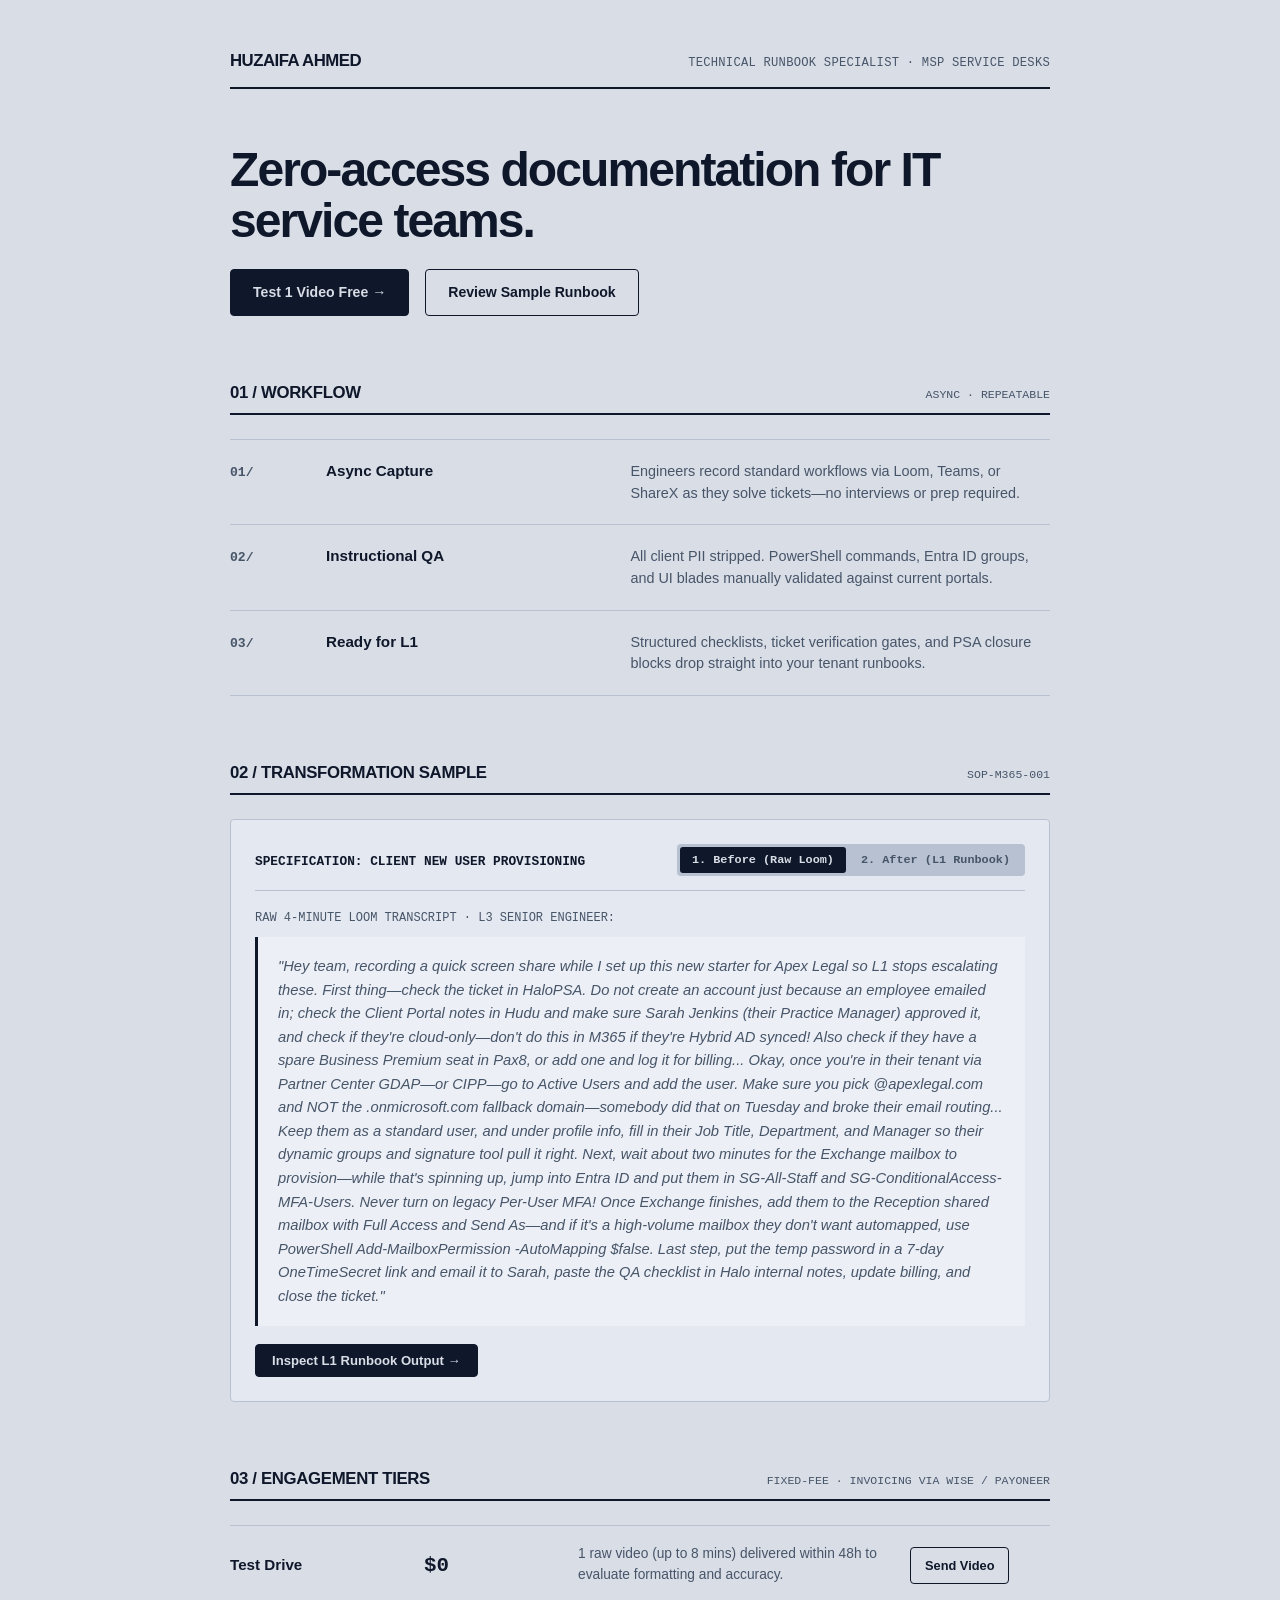
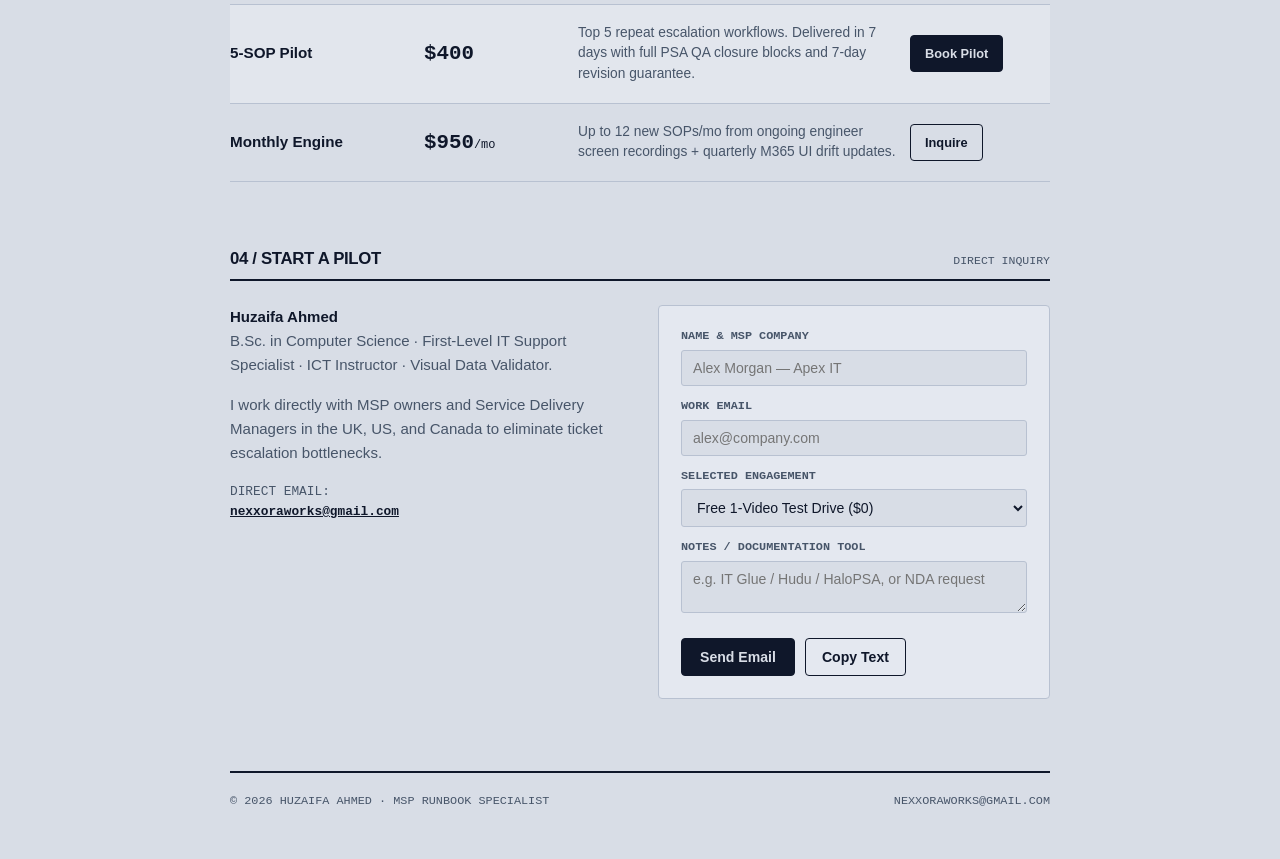
<file: index.html>
﻿<!DOCTYPE html>
<html lang="en">
<head>
  <meta charset="UTF-8" />
  <meta name="viewport" content="width=device-width, initial-scale=1.0" />
  <title>Huzaifa Ahmed — MSP Runbooks &amp; L1 Documentation</title>
  <meta name="description" content="Turn senior engineer Looms into clean, PII-sanitized L1 helpdesk runbooks. Zero tenant access required." />
  <link rel="stylesheet" href="styles.css" />
</head>
<body>
  <div class="wrap">
    
    <header>
      <div class="logo">HUZAIFA AHMED</div>
      <div class="tag">TECHNICAL RUNBOOK SPECIALIST &middot; MSP SERVICE DESKS</div>
    </header>

    <!-- HERO -->
    <div class="hero">
      
      <h1>Zero-access documentation for IT service teams.</h1>

      <div class="hero-actions">
        <a href="#contact" class="btn">Test 1 Video Free &rarr;</a>
        <a href="#sample" class="btn btn-secondary">Review Sample Runbook</a>
      </div>


    </div>

    <!-- HOW IT WORKS -->
    <div class="sec-head">
      <div class="sec-title">01 / Workflow</div>
      <div class="sec-tag">ASYNC &middot; REPEATABLE</div>
    </div>

    <div class="rule-table">
      <div class="row">
        <div class="row-num">01/</div>
        <div class="row-title">Async Capture</div>
        <div class="row-desc">Engineers record standard workflows via Loom, Teams, or ShareX as they solve tickets—no interviews or prep required.</div>
      </div>
      <div class="row">
        <div class="row-num">02/</div>
        <div class="row-title">Instructional QA</div>
        <div class="row-desc">All client PII stripped. PowerShell commands, Entra ID groups, and UI blades manually validated against current portals.</div>
      </div>
      <div class="row">
        <div class="row-num">03/</div>
        <div class="row-title">Ready for L1</div>
        <div class="row-desc">Structured checklists, ticket verification gates, and PSA closure blocks drop straight into your tenant runbooks.</div>
      </div>
    </div>

    <!-- SAMPLE (STARTS ON BEFORE, DETAILS IN AFTER) -->
    <div class="sec-head" id="sample">
      <div class="sec-title">02 / Transformation Sample</div>
      <div class="sec-tag">SOP-M365-001</div>
    </div>

    <div class="spec-box">
      <div class="spec-header">
        <div>
          <span style="font-family:var(--mono);font-size:0.8rem;font-weight:700;">SPECIFICATION: CLIENT NEW USER PROVISIONING</span>
        </div>
        <div class="tabs">
          <button class="tab-btn active" id="btn-before" onclick="setSample('before', this)">1. Before (Raw Loom)</button>
          <button class="tab-btn" id="btn-after" onclick="setSample('after', this)">2. After (L1 Runbook)</button>
        </div>
      </div>

      <!-- BEFORE PANE (DEFAULT ACTIVE) -->
      <div id="pane-before" class="pane active">
        <p style="font-family:var(--mono);font-size:0.75rem;color:var(--muted);margin-bottom:10px;">
          RAW 4-MINUTE LOOM TRANSCRIPT &middot; L3 SENIOR ENGINEER:
        </p>
        <div class="quote-box">
          "Hey team, recording a quick screen share while I set up this new starter for Apex Legal so L1 stops escalating these. First thing—check the ticket in HaloPSA. Do not create an account just because an employee emailed in; check the Client Portal notes in Hudu and make sure Sarah Jenkins (their Practice Manager) approved it, and check if they're cloud-only—don't do this in M365 if they're Hybrid AD synced! Also check if they have a spare Business Premium seat in Pax8, or add one and log it for billing... Okay, once you're in their tenant via Partner Center GDAP—or CIPP—go to Active Users and add the user. Make sure you pick @apexlegal.com and NOT the .onmicrosoft.com fallback domain—somebody did that on Tuesday and broke their email routing... Keep them as a standard user, and under profile info, fill in their Job Title, Department, and Manager so their dynamic groups and signature tool pull it right. Next, wait about two minutes for the Exchange mailbox to provision—while that's spinning up, jump into Entra ID and put them in SG-All-Staff and SG-ConditionalAccess-MFA-Users. Never turn on legacy Per-User MFA! Once Exchange finishes, add them to the Reception shared mailbox with Full Access and Send As—and if it's a high-volume mailbox they don't want automapped, use PowerShell Add-MailboxPermission -AutoMapping $false. Last step, put the temp password in a 7-day OneTimeSecret link and email it to Sarah, paste the QA checklist in Halo internal notes, update billing, and close the ticket."
        </div>
        <button type="button" class="btn" style="padding:8px 16px;font-size:0.82rem;" onclick="document.getElementById('btn-after').click()">
          Inspect L1 Runbook Output &rarr;
        </button>
      </div>

      <!-- AFTER PANE (EXPANDED DETAIL) -->
      <div id="pane-after" class="pane">
        <div class="sop-meta-grid">
          <div><span>Document ID</span><strong>SOP-M365-001</strong></div>
          <div><span>Target Role</span><strong>Tier 1 Helpdesk</strong></div>
          <div><span>GDAP Access</span><strong>User, Exchange, Groups Admin</strong></div>
          <div><span>Platforms</span><strong>HaloPSA, M365, Entra ID, CIPP</strong></div>
        </div>

        <div class="sop-section">
          <div class="sop-section-title"><span class="tag">01</span> Pre-Flight Checklist (Stop &amp; Verify in PSA First)</div>
          <ul class="sop-list">
            <li><strong>Authorized PoC Approval:</strong> Confirm written approval on the HaloPSA ticket from the client's designated PoC listed in the Hudu Client Portal.</li>
            <li><strong>Directory Sync Check:</strong> Confirm tenant is Cloud-Only. <em>If Hybrid AD synced, STOP and route to on-prem AD onboarding SOP.</em></li>
            <li><strong>License Seat Check:</strong> Audit available <em>M365 Business Premium</em> seats in Pax8/M365. If <code>0</code>, procure 1 seat and log to ticket billing.</li>
          </ul>
        </div>

        <div class="sop-section">
          <div class="sop-section-title"><span class="tag">02</span> Step-by-Step Execution (PII Sanitized)</div>
          <div class="sop-steps">
            <div class="step-item">
              <strong>Step 2.1 — User Provisioning &amp; Directory Attributes (M365 Admin Center)</strong>
              <ol>
                <li>Open client tenant via <strong>Partner Center (GDAP)</strong> or <strong>CIPP</strong> &rarr; <strong>Users</strong> &rarr; <strong>Active users</strong> &rarr; <strong>Add a user</strong>.</li>
                <li>Enter First/Last Name and ensure primary domain <code>@[Client_Primary_Domain]</code> is selected.</li>
                <li>Assign <strong>Microsoft 365 Business Premium</strong>, assign role as <strong>Standard User</strong>, and populate <strong>Job Title, Department, and Manager</strong>.</li>
              </ol>
              <div class="warn-callout">
                <strong>CRITICAL QA:</strong> Never leave domain dropdown on <code>.onmicrosoft.com</code>—breaks external mail routing and UPN identity.
              </div>
            </div>

            <div class="step-item">
              <strong>Step 2.2 — Enforce Conditional Access MFA (Microsoft Entra ID)</strong>
              <ol>
                <li>While Exchange Online provisions the mailbox (~2 mins), open <strong>Microsoft Entra Admin Center</strong> &rarr; <strong>Users</strong> &rarr; Select user &rarr; <strong>Groups</strong>.</li>
                <li>Add user to <code>SG-All-Staff</code> and <code>SG-ConditionalAccess-MFA-Users</code>. <em>Never enable legacy Per-User MFA.</em></li>
              </ol>
            </div>

            <div class="step-item">
              <strong>Step 2.3 — Exchange Shared Mailbox Delegation (After 2-Min Provisioning)</strong>
              <ol>
                <li>Confirm the user's Exchange Online mailbox is active, then grant <strong>Full Access</strong> and <strong>Send As</strong> on the requested shared mailbox (e.g., <code>[Shared_Mailbox]</code>).</li>
                <li>For high-volume mailboxes where Outlook automapping must be suppressed, run:</li>
              </ol>
              <div class="code-box">Add-MailboxPermission -Identity "shared@[Client_Primary_Domain]" -User "newuser@[Client_Primary_Domain]" -AccessRights FullAccess -AutoMapping $false
Add-RecipientPermission -Identity "shared@[Client_Primary_Domain]" -Trustee "newuser@[Client_Primary_Domain]" -AccessRights SendAs -Confirm:$false</div>
            </div>

            <div class="step-item">
              <strong>Step 2.4 — Encrypted Credential Delivery</strong>
              <ol>
                <li>Generate an expiring 7-day <strong>OneTimeSecret</strong> link containing the temporary password.</li>
                <li>Email the onboarding details + link to the <strong>Authorized PoC</strong> (never send passwords in plain-text ticket replies).</li>
              </ol>
            </div>
          </div>
        </div>

        <div class="sop-section">
          <div class="sop-section-title"><span class="tag">03</span> PSA Ticket Closure Verification Block</div>
          <div class="code-box">=== [QA VERIFICATION: SOP-M365-001] ===
1. Authorized PoC Verified: [YES] (Approved by: [Authorized_PoC])
2. Primary Domain Confirmed (Not .onmicrosoft.com): [YES]
3. CSP/Pax8 Seat Added &amp; Logged for Billing: [N/A - Spare | YES - +1 Seat]
4. Profile Attributes (Title, Dept, Manager) Populated: [YES]
5. Added to Conditional Access MFA Group (No Legacy MFA): [YES]
6. Shared Mailboxes Configured (AutoMapping Verified): [YES / N/A]
7. Password Sent via Expiring OneTimeSecret Link: [YES]
=======================================</div>
        </div>
      </div>
    </div>

    <!-- PRICING TABLE -->
    <div class="sec-head">
      <div class="sec-title">03 / Engagement Tiers</div>
      <div class="sec-tag">FIXED-FEE &middot; INVOICING VIA WISE / PAYONEER</div>
    </div>

    <div class="pricing-table">
      <div class="p-row">
        <div class="p-name">Test Drive</div>
        <div class="p-cost">$0</div>
        <div class="p-desc">1 raw video (up to 8 mins) delivered within 48h to evaluate formatting and accuracy.</div>
        <div><a href="#contact" class="btn btn-secondary" style="padding:8px 14px;font-size:0.8rem;" onclick="setTier('Free 1-Video Test Drive ($0)')">Send Video</a></div>
      </div>
      <div class="p-row" style="background:rgba(255,255,255,0.25);">
        <div class="p-name">5-SOP Pilot</div>
        <div class="p-cost">$400</div>
        <div class="p-desc">Top 5 repeat escalation workflows. Delivered in 7 days with full PSA QA closure blocks and 7-day revision guarantee.</div>
        <div><a href="#contact" class="btn" style="padding:8px 14px;font-size:0.8rem;" onclick="setTier('$400 Paid Pilot (5 SOPs)')">Book Pilot</a></div>
      </div>
      <div class="p-row">
        <div class="p-name">Monthly Engine</div>
        <div class="p-cost">$950<span style="font-size:0.75rem;font-weight:normal;">/mo</span></div>
        <div class="p-desc">Up to 12 new SOPs/mo from ongoing engineer screen recordings + quarterly M365 UI drift updates.</div>
        <div><a href="#contact" class="btn btn-secondary" style="padding:8px 14px;font-size:0.8rem;" onclick="setTier('$950/mo Retainer')">Inquire</a></div>
      </div>
    </div>

    <!-- CONTACT -->
    <div class="sec-head" id="contact">
      <div class="sec-title">04 / Start a Pilot</div>
      <div class="sec-tag">DIRECT INQUIRY</div>
    </div>

    <div class="contact-container">
      <div class="contact-info">
        <p>
          <strong>Huzaifa Ahmed</strong><br />
          B.Sc. in Computer Science &middot; First-Level IT Support Specialist &middot; ICT Instructor &middot; Visual Data Validator.
        </p>
        <p>
          I work directly with MSP owners and Service Delivery Managers in the UK, US, and Canada to eliminate ticket escalation bottlenecks.
        </p>
        <p style="font-family:var(--mono);font-size:0.8rem;">
          DIRECT EMAIL:<br />
          <a href="mailto:nexxoraworks@gmail.com" style="color:var(--text);font-weight:700;text-decoration:underline;">nexxoraworks@gmail.com</a>
        </p>
      </div>

      <form onsubmit="handleForm(event)">
        <div>
          <label for="name">Name &amp; MSP Company</label>
          <input id="name" type="text" placeholder="Alex Morgan — Apex IT" required />
        </div>
        <div>
          <label for="email">Work Email</label>
          <input id="email" type="email" placeholder="alex@company.com" required />
        </div>
        <div>
          <label for="tier">Selected Engagement</label>
          <select id="tier">
            <option value="Free 1-Video Test Drive ($0)">Free 1-Video Test Drive ($0)</option>
            <option value="$400 Paid Pilot (5 SOPs)">$400 Paid Pilot (5 SOPs)</option>
            <option value="$950/mo Retainer">$950/mo Retainer</option>
          </select>
        </div>
        <div>
          <label for="notes">Notes / Documentation Tool</label>
          <textarea id="notes" rows="2" placeholder="e.g. IT Glue / Hudu / HaloPSA, or NDA request"></textarea>
        </div>
        <div class="form-btn-row">
          <button type="submit" class="btn" style="padding:10px 18px;">Send Email</button>
          <button type="button" class="btn btn-secondary" style="padding:10px 16px;" onclick="copyForm()">Copy Text</button>
        </div>
        <div id="copy-status" class="copy-status">Copied to clipboard. Paste into your email or LinkedIn.</div>
      </form>
    </div>

    <!-- FOOTER -->
    <footer>
      <div>&copy; 2026 HUZAIFA AHMED &middot; MSP RUNBOOK SPECIALIST</div>
      <div>NEXXORAWORKS@GMAIL.COM</div>
    </footer>

  </div>

  <script>
    function setSample(mode, btn) {
      document.querySelectorAll('.tab-btn').forEach(b => b.classList.remove('active'));
      document.querySelectorAll('.pane').forEach(p => p.classList.remove('active'));
      btn.classList.add('active');
      document.getElementById('pane-' + mode).classList.add('active');
    }

    function setTier(val) {
      document.getElementById('tier').value = val;
    }

    function composePayload() {
      const name = document.getElementById('name').value.trim() || '[Name / MSP]';
      const email = document.getElementById('email').value.trim() || '[Email]';
      const tier = document.getElementById('tier').value;
      const notes = document.getElementById('notes').value.trim() || 'None';
      return {
        subject: `MSP Runbook Inquiry: ${tier} — ${name}`,
        body: `Hi Huzaifa,\n\nName / MSP: ${name}\nEmail: ${email}\nOption: ${tier}\nNotes: ${notes}`
      };
    }

    function handleForm(e) {
      e.preventDefault();
      const p = composePayload();
      window.location.href = `mailto:nexxoraworks@gmail.com?subject=${encodeURIComponent(p.subject)}&body=${encodeURIComponent(p.body)}`;
    }

    function copyForm() {
      const p = composePayload();
      navigator.clipboard.writeText(`${p.subject}\n\n${p.body}`).then(() => {
        const el = document.getElementById('copy-status');
        el.style.display = 'block';
        setTimeout(() => { el.style.display = 'none'; }, 3000);
      });
    }
  </script>
</body>
</html>
</file>
<file: styles.css>
﻿:root {
  --bg: #d8dde6;
  --card: #e4e8f0;
  --card-hover: #ebf0f7;
  --border: #b8c1d1;
  --border-dark: #0f172a;
  --text: #0f172a;
  --muted: #475569;
  --accent: #1e3a8a;
  --accent-soft: rgba(30, 58, 138, 0.08);
  --sans: -apple-system, BlinkMacSystemFont, "Segoe UI", Roboto, sans-serif;
  --mono: ui-monospace, SFMono-Regular, Menlo, Monaco, Consolas, monospace;
  --ease: cubic-bezier(0.22, 1, 0.36, 1);
}

* { box-sizing: border-box; margin: 0; padding: 0; }
html { scroll-behavior: smooth; }
body {
  background: var(--bg);
  color: var(--text);
  font-family: var(--sans);
  line-height: 1.5;
  padding: 48px 24px;
  -webkit-font-smoothing: antialiased;
}

a { color: inherit; text-decoration: none; }

.wrap {
  max-width: 820px;
  margin: 0 auto;
}

/* Header */
header {
  display: flex;
  justify-content: space-between;
  align-items: baseline;
  border-bottom: 2px solid var(--border-dark);
  padding-bottom: 14px;
  margin-bottom: 56px;
  flex-wrap: wrap;
  gap: 12px;
}

.logo {
  font-size: 1.05rem;
  font-weight: 800;
  letter-spacing: -0.03em;
}

.tag {
  font-family: var(--mono);
  font-size: 0.76rem;
  color: var(--muted);
  letter-spacing: 0.02em;
}

/* Hero */
.hero {
  margin-bottom: 56px;
}

.kicker {
  font-family: var(--mono);
  font-size: 0.75rem;
  font-weight: 700;
  color: var(--muted);
  text-transform: uppercase;
  letter-spacing: 0.06em;
  margin-bottom: 14px;
}

h1 {
  font-size: clamp(2.2rem, 4.4vw, 3rem);
  font-weight: 800;
  letter-spacing: -0.04em;
  line-height: 1.06;
  margin-bottom: 22px;
  color: var(--text);
}

.lead {
  font-size: 1.15rem;
  color: var(--muted);
  max-width: 640px;
  margin-bottom: 30px;
  line-height: 1.55;
}

.hero-actions {
  display: flex;
  align-items: center;
  gap: 16px;
  flex-wrap: wrap;
  margin-bottom: 24px;
}

.btn {
  display: inline-block;
  background: var(--text);
  color: var(--bg);
  padding: 12px 22px;
  font-weight: 700;
  font-size: 0.88rem;
  text-decoration: none;
  border-radius: 4px;
  border: 1px solid var(--text);
  cursor: pointer;
  transition: background 0.18s ease, color 0.18s ease, transform 0.18s var(--ease);
}

.btn:hover {
  background: #1e293b;
  transform: translateY(-1px);
}

.btn-secondary {
  background: transparent;
  color: var(--text);
  border-color: var(--border-dark);
}

.btn-secondary:hover {
  background: var(--card);
}

.security-strip {
  display: flex;
  flex-wrap: wrap;
  gap: 16px;
  font-family: var(--mono);
  font-size: 0.75rem;
  color: var(--muted);
}

.security-strip span { display: inline-flex; align-items: center; gap: 6px; }

/* Section Headings */
.sec-head {
  display: flex;
  justify-content: space-between;
  align-items: baseline;
  border-bottom: 2px solid var(--border-dark);
  padding-bottom: 8px;
  margin: 64px 0 24px;
}

.sec-title {
  font-size: 1.05rem;
  font-weight: 800;
  letter-spacing: -0.02em;
  text-transform: uppercase;
}

.sec-tag {
  font-family: var(--mono);
  font-size: 0.72rem;
  color: var(--muted);
}

/* Editorial Table (How it works) */
.rule-table {
  width: 100%;
  border-top: 1px solid var(--border);
  border-bottom: 1px solid var(--border);
  margin-bottom: 20px;
}

.row {
  display: grid;
  grid-template-columns: 80px 1.1fr 1.6fr;
  padding: 20px 0;
  border-bottom: 1px solid var(--border);
  align-items: baseline;
  gap: 16px;
}

.row:last-child { border-bottom: none; }
.row-num { font-family: var(--mono); font-size: 0.82rem; font-weight: 700; color: var(--muted); }
.row-title { font-weight: 700; font-size: 0.95rem; }
.row-desc { font-size: 0.9rem; color: var(--muted); }

/* Sample Box */
.spec-box {
  border: 1px solid var(--border);
  background: var(--card);
  border-radius: 4px;
  padding: 24px;
  margin-top: 20px;
}

.spec-header {
  display: flex;
  justify-content: space-between;
  align-items: center;
  flex-wrap: wrap;
  gap: 12px;
  border-bottom: 1px solid var(--border);
  padding-bottom: 14px;
  margin-bottom: 18px;
}

.tabs {
  display: inline-flex;
  background: var(--border);
  padding: 3px;
  border-radius: 4px;
  gap: 3px;
}

.tab-btn {
  font-family: var(--mono);
  font-size: 0.74rem;
  font-weight: 700;
  background: none;
  border: none;
  padding: 6px 12px;
  border-radius: 3px;
  color: var(--muted);
  cursor: pointer;
  transition: background 0.15s ease, color 0.15s ease;
}

.tab-btn.active {
  background: var(--text);
  color: var(--bg);
}

.pane { display: none; }
.pane.active { display: block; }

.quote-box {
  font-size: 0.92rem;
  color: var(--muted);
  border-left: 3px solid var(--border-dark);
  background: rgba(255, 255, 255, 0.3);
  padding: 18px 20px;
  font-style: italic;
  line-height: 1.6;
  margin-bottom: 18px;
}

/* Detailed After Runbook */
.sop-meta-grid {
  display: grid;
  grid-template-columns: repeat(4, 1fr);
  gap: 10px;
  background: var(--bg);
  border: 1px solid var(--border);
  padding: 10px 14px;
  margin-bottom: 18px;
  font-size: 0.78rem;
}

.sop-meta-grid span { display: block; font-family: var(--mono); font-size: 0.68rem; color: var(--muted); text-transform: uppercase; }
.sop-meta-grid strong { color: var(--text); font-weight: 700; }

.sop-section {
  margin-bottom: 18px;
}

.sop-section-title {
  font-size: 0.88rem;
  font-weight: 700;
  text-transform: uppercase;
  letter-spacing: 0.02em;
  margin-bottom: 8px;
  display: flex;
  align-items: center;
  gap: 8px;
}

.sop-section-title span.tag {
  background: var(--border);
  padding: 2px 6px;
  border-radius: 3px;
  color: var(--text);
}

.sop-list {
  list-style: none;
  display: grid;
  gap: 6px;
  font-size: 0.88rem;
  color: #334155;
}

.sop-list li::before {
  content: "[x] ";
  font-family: var(--mono);
  font-weight: 700;
  color: var(--text);
}

.sop-steps {
  display: grid;
  gap: 10px;
}

.step-item {
  background: rgba(255, 255, 255, 0.4);
  border: 1px solid var(--border);
  padding: 12px 14px;
  border-radius: 4px;
  font-size: 0.86rem;
}

.step-item strong { display: block; margin-bottom: 4px; color: var(--text); }
.step-item ol { padding-left: 18px; display: grid; gap: 4px; color: #334155; }

.warn-callout {
  margin-top: 6px;
  padding: 6px 10px;
  border-left: 3px solid #b45309;
  background: rgba(245, 158, 11, 0.12);
  font-size: 0.8rem;
  color: #78350f;
}

.code-box {
  font-family: var(--mono);
  font-size: 0.76rem;
  background: #0f172a;
  color: #e2e8f0;
  padding: 12px 14px;
  border-radius: 4px;
  overflow-x: auto;
  line-height: 1.5;
  margin-top: 8px;
}

/* Pricing Table */
.pricing-table {
  width: 100%;
  border-top: 1px solid var(--border);
  border-bottom: 1px solid var(--border);
  margin-bottom: 24px;
}

.p-row {
  display: grid;
  grid-template-columns: 180px 140px 1fr 140px;
  padding: 18px 0;
  border-bottom: 1px solid var(--border);
  align-items: center;
  gap: 14px;
}

.p-row:last-child { border-bottom: none; }
.p-name { font-weight: 700; font-size: 0.95rem; }
.p-cost { font-size: 1.3rem; font-weight: 800; font-family: var(--mono); }
.p-desc { font-size: 0.86rem; color: var(--muted); }

/* Contact Form */
.contact-container {
  display: grid;
  grid-template-columns: 1fr 1fr;
  gap: 36px;
  margin-top: 24px;
  align-items: start;
}

.contact-info p {
  font-size: 0.94rem;
  color: var(--muted);
  margin-bottom: 16px;
  line-height: 1.6;
}

.contact-info strong { color: var(--text); }

form {
  display: grid;
  gap: 12px;
  background: var(--card);
  border: 1px solid var(--border);
  padding: 22px;
  border-radius: 4px;
}

label {
  display: block;
  font-family: var(--mono);
  font-size: 0.74rem;
  font-weight: 700;
  text-transform: uppercase;
  margin-bottom: 4px;
  color: var(--muted);
}

input, select, textarea {
  width: 100%;
  padding: 9px 11px;
  border: 1px solid var(--border);
  border-radius: 3px;
  font-family: var(--sans);
  font-size: 0.88rem;
  background: var(--bg);
  color: var(--text);
}

input:focus, select:focus, textarea:focus {
  outline: none;
  border-color: var(--border-dark);
  background: #fff;
}

.form-btn-row {
  display: flex;
  gap: 10px;
  flex-wrap: wrap;
  margin-top: 6px;
}

.copy-status {
  font-family: var(--mono);
  font-size: 0.75rem;
  color: #15803d;
  font-weight: 700;
  display: none;
  margin-top: 4px;
}

/* Footer */
footer {
  border-top: 2px solid var(--border-dark);
  padding-top: 20px;
  margin-top: 72px;
  display: flex;
  justify-content: space-between;
  font-family: var(--mono);
  font-size: 0.74rem;
  color: var(--muted);
  flex-wrap: wrap;
  gap: 12px;
}

@media (max-width: 760px) {
  .row { grid-template-columns: 1fr; gap: 6px; }
  .p-row { grid-template-columns: 1fr; gap: 8px; }
  .contact-container { grid-template-columns: 1fr; }
  .sop-meta-grid { grid-template-columns: repeat(2, 1fr); }
  body { padding: 32px 16px; }
}
</file>
